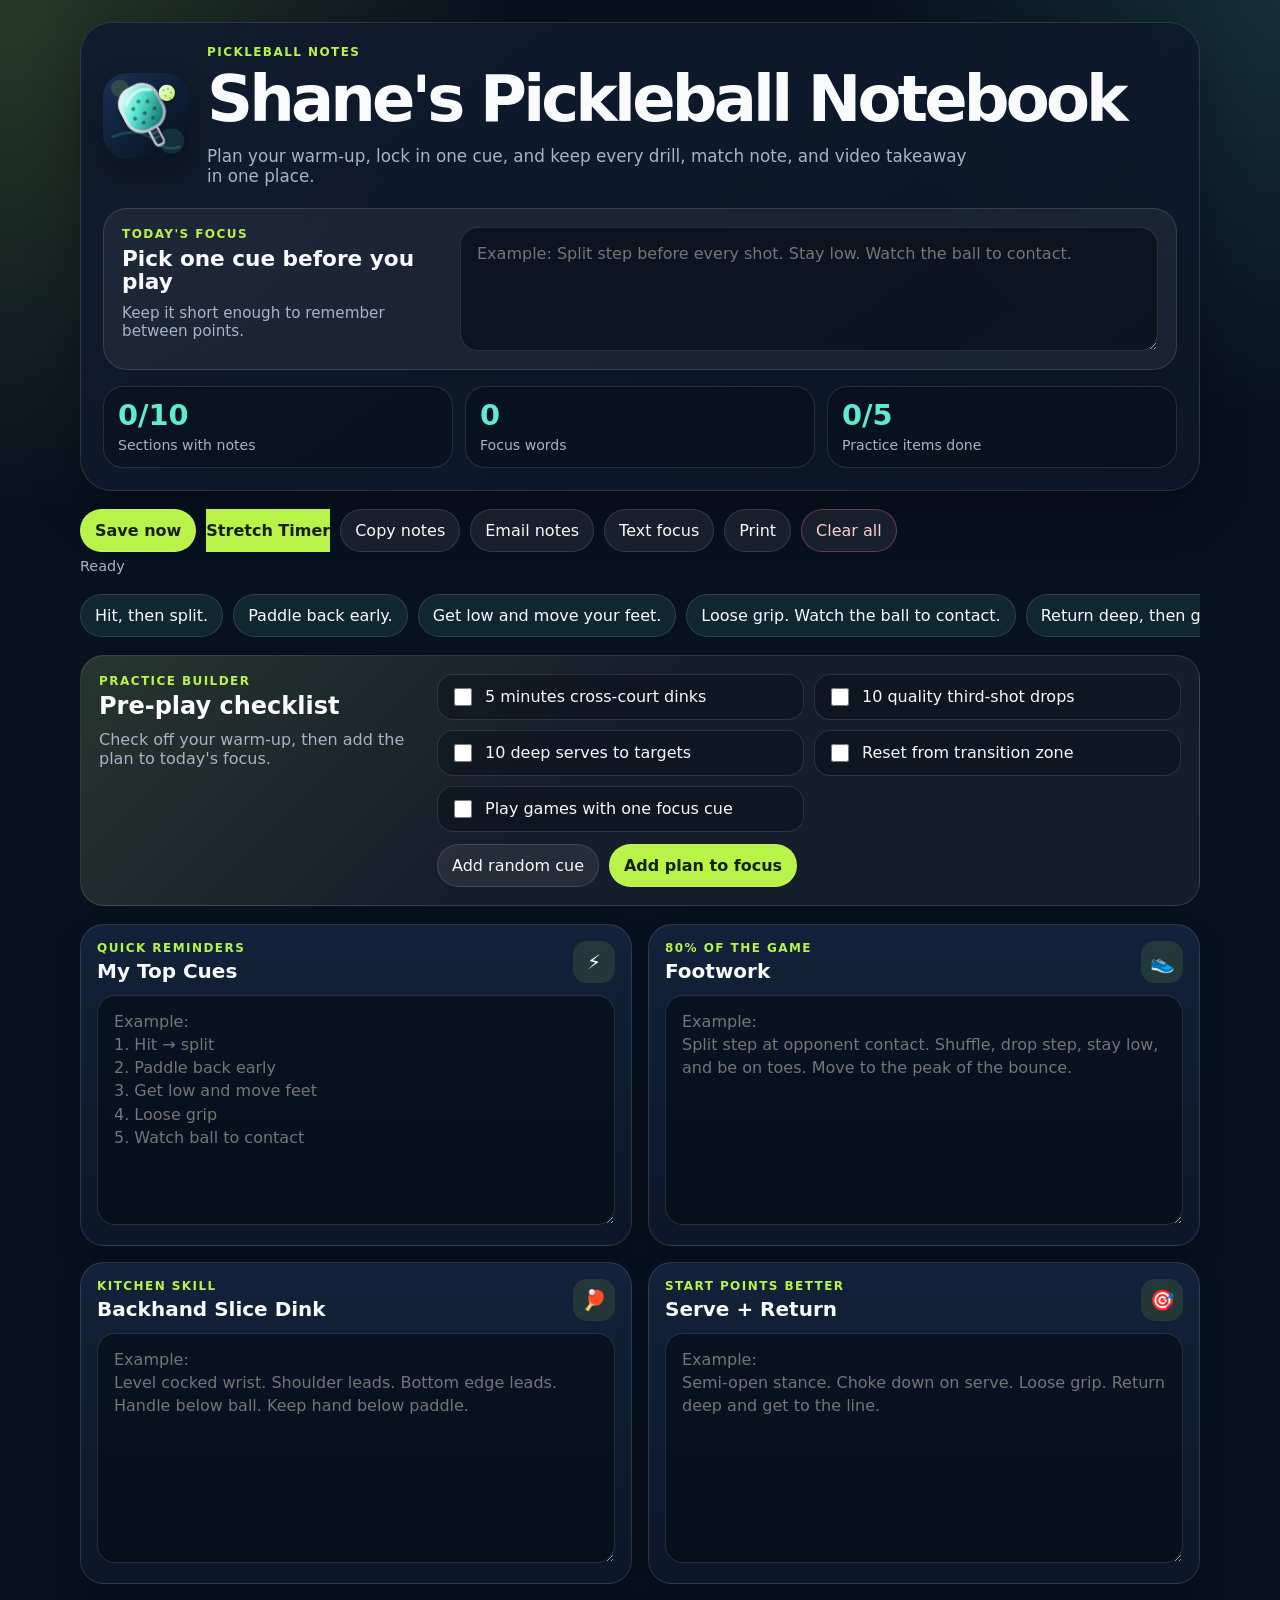
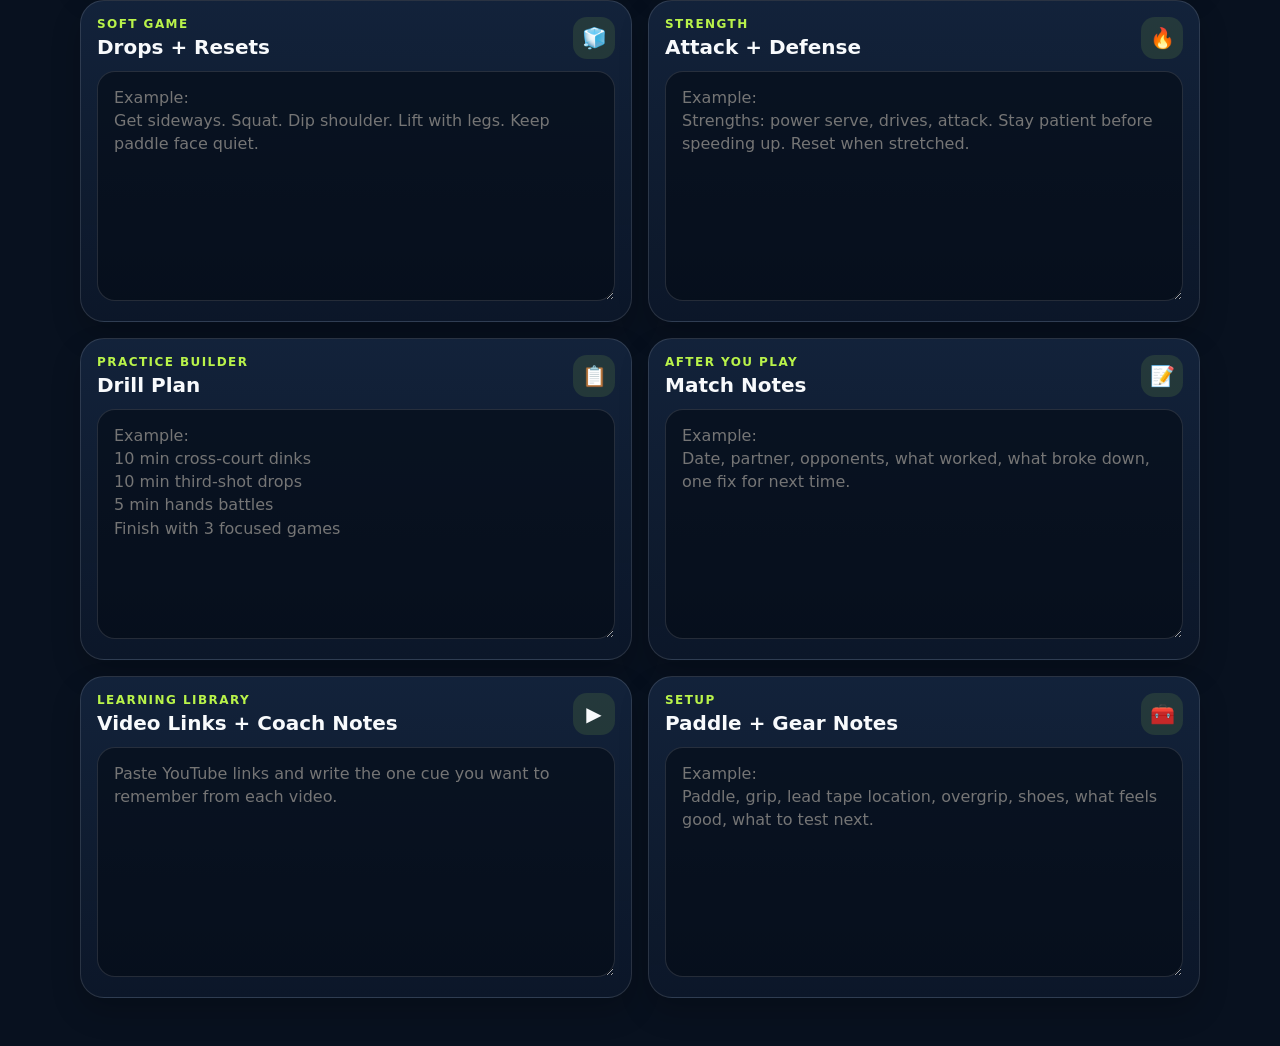
<file: index.html>
<!DOCTYPE html>
<html lang="en">
<head>
  <meta charset="UTF-8" />
  <meta name="viewport" content="width=device-width, initial-scale=1.0" />
  <title>Shane's Pickleball Notebook</title>
  <meta name="description" content="A fast pickleball notebook for practice plans, focus cues, match notes, and drill reminders." />
  <meta name="theme-color" content="#0f172a" />
  <link rel="manifest" href="manifest.json" />
  <link rel="apple-touch-icon" href="icon.svg" />
  <link rel="icon" href="icon.svg" type="image/svg+xml" />
  <link rel="stylesheet" href="styles.css" />
</head>
<body>
  <div class="app-shell">
    <header class="hero">
      <div class="hero-top">
        <img src="icon.svg" class="app-icon" alt="Pickleball paddle app icon" />
        <div>
          <p class="eyebrow">Pickleball Notes</p>
          <h1>Shane's Pickleball Notebook</h1>
          <p class="subtitle">Plan your warm-up, lock in one cue, and keep every drill, match note, and video takeaway in one place.</p>
        </div>
      </div>

      <section class="focus-card" aria-labelledby="todayFocusLabel">
        <div>
          <p class="eyebrow">Today's Focus</p>
          <h2 id="todayFocusLabel">Pick one cue before you play</h2>
          <p class="focus-help">Keep it short enough to remember between points.</p>
        </div>
        <textarea id="todayFocus" class="focus-input" placeholder="Example: Split step before every shot. Stay low. Watch the ball to contact."></textarea>
      </section>

      <section class="stats-panel" aria-label="Notebook stats">
        <div>
          <span id="savedNotesStat">0/10</span>
          <p>Sections with notes</p>
        </div>
        <div>
          <span id="focusWordsStat">0</span>
          <p>Focus words</p>
        </div>
        <div>
          <span id="practiceProgressStat">0/5</span>
          <p>Practice items done</p>
        </div>
      </section>
    </header>

    <main>
      <section class="toolbar" aria-label="Notebook actions">
        <button id="saveNowBtn" class="primary-btn" type="button">Save now</button>
        <a class="primary-btn" href="stretching-timer/" style="display:inline-flex;align-items:center;justify-content:center;text-decoration:none;">Stretch Timer</a>
        <button id="copyBtn" type="button">Copy notes</button>
        <button id="emailBtn" type="button">Email notes</button>
        <button id="textBtn" type="button">Text focus</button>
        <button id="printBtn" type="button">Print</button>
        <button id="resetBtn" class="danger-btn" type="button">Clear all</button>
      </section>

      <p id="saveStatus" class="save-status" role="status">Ready</p>

      <section id="cueStrip" class="cue-strip" aria-label="Quick cues"></section>

      <section class="practice-board" aria-labelledby="practiceTitle">
        <div class="practice-copy">
          <p class="eyebrow">Practice Builder</p>
          <h2 id="practiceTitle">Pre-play checklist</h2>
          <p>Check off your warm-up, then add the plan to today's focus.</p>
        </div>
        <div>
          <div id="practiceList" class="practice-list"></div>
          <div class="practice-actions">
            <button id="randomCueBtn" type="button">Add random cue</button>
            <button id="addPracticeFocusBtn" class="primary-btn" type="button">Add plan to focus</button>
          </div>
        </div>
      </section>

      <section id="notesGrid" class="notes-grid" aria-label="Editable pickleball notes"></section>
    </main>
  </div>

  <template id="noteCardTemplate">
    <article class="note-card">
      <div class="card-header">
        <div>
          <p class="card-kicker"></p>
          <h2></h2>
        </div>
        <span class="card-icon" aria-hidden="true"></span>
      </div>
      <textarea></textarea>
    </article>
  </template>

  <script src="script.js"></script>
</body>
</html>
</file>
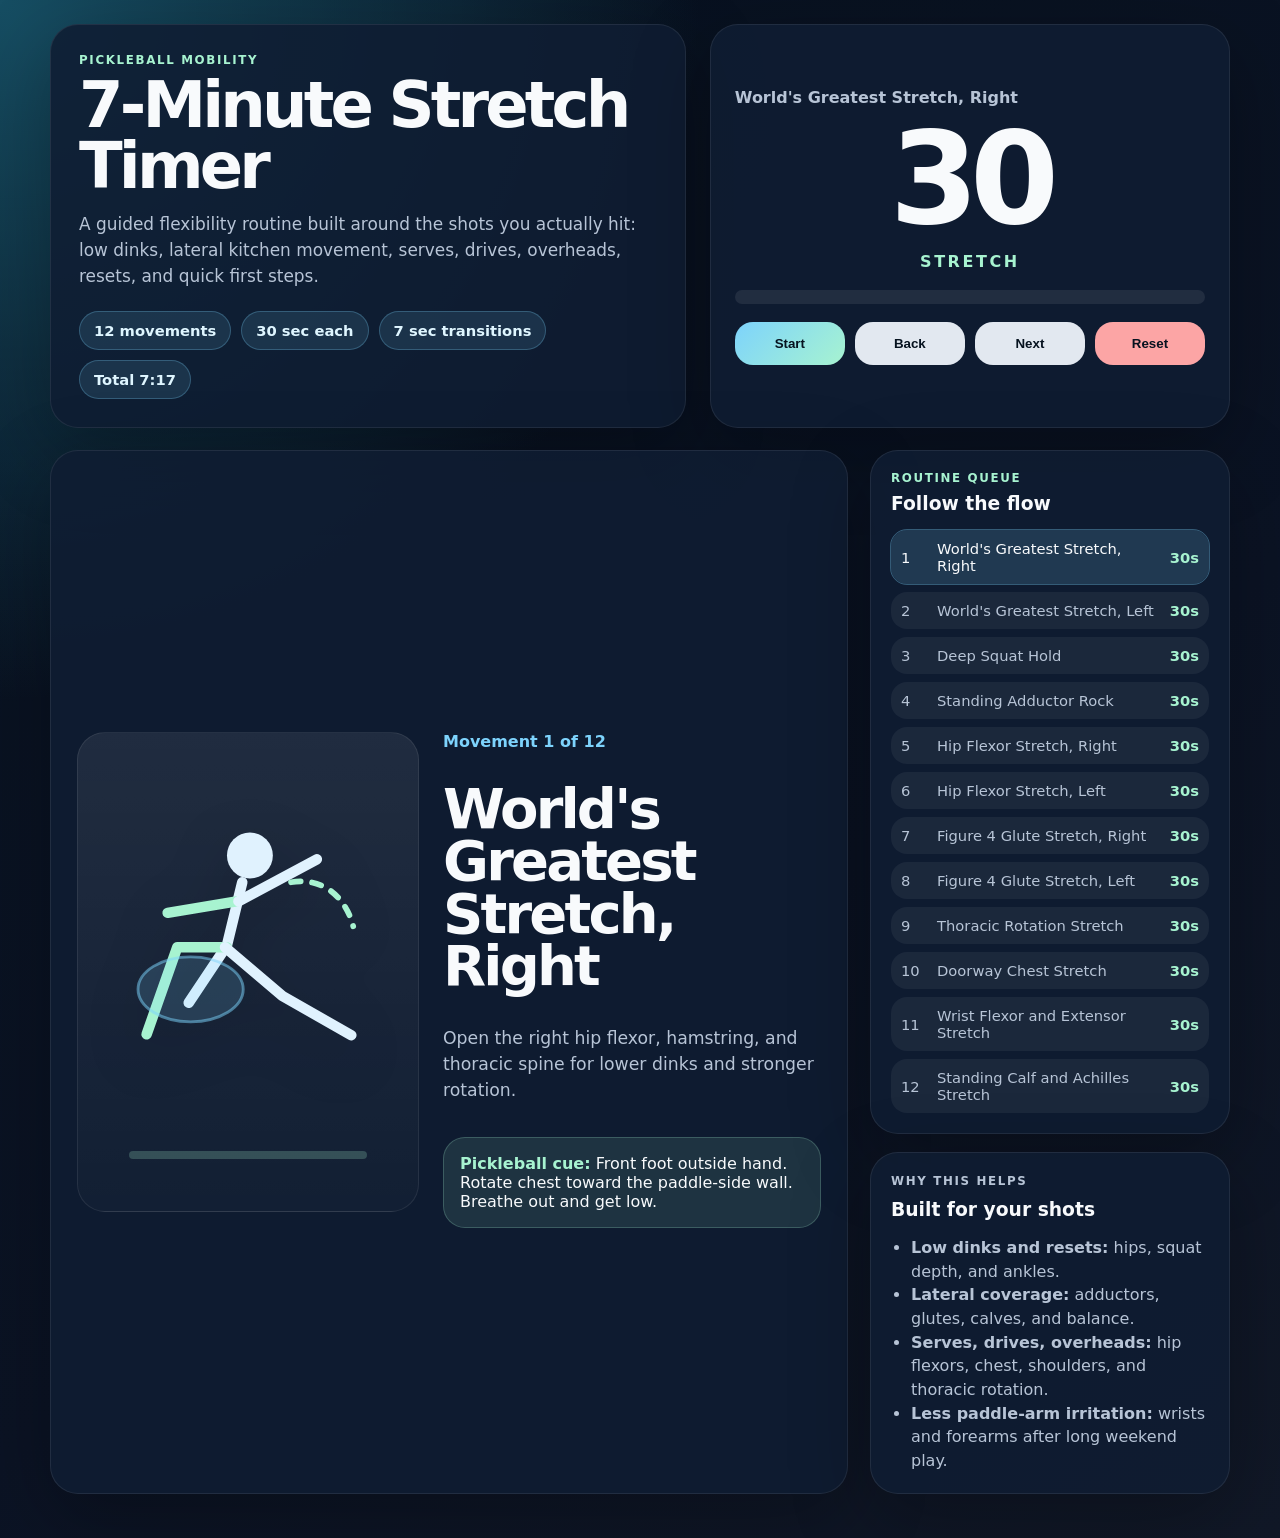
<file: stretching-app.html>
<!DOCTYPE html>
<html lang="en">
<head>
  <meta charset="UTF-8" />
  <meta name="viewport" content="width=device-width, initial-scale=1.0" />
  <title>7-Minute Pickleball Stretch Timer</title>
  <meta name="description" content="A guided pickleball mobility routine with 30-second stretches, 7-second transitions, and visual movement cues." />
  <style>
    :root {
      --bg: #07111f;
      --card: #0f1d33;
      --card-2: #132641;
      --text: #f8fafc;
      --muted: #b7c4d6;
      --accent: #7dd3fc;
      --accent-2: #a7f3d0;
      --danger: #fca5a5;
      --shadow: 0 24px 80px rgba(0, 0, 0, .28);
      --radius: 28px;
    }

    * { box-sizing: border-box; }

    body {
      margin: 0;
      font-family: Inter, ui-sans-serif, system-ui, -apple-system, BlinkMacSystemFont, "Segoe UI", sans-serif;
      background: radial-gradient(circle at top left, #164e63 0, transparent 35%), linear-gradient(145deg, #07111f, #0b1324 60%, #111827);
      color: var(--text);
      min-height: 100vh;
    }

    .app {
      width: min(1180px, 94vw);
      margin: 0 auto;
      padding: 24px 0 44px;
    }

    header {
      display: grid;
      grid-template-columns: 1.1fr .9fr;
      gap: 24px;
      align-items: stretch;
      margin-bottom: 22px;
    }

    .hero, .timer-card, .movement-card, .queue-card, .why-card {
      background: rgba(15, 29, 51, .88);
      border: 1px solid rgba(255, 255, 255, .08);
      box-shadow: var(--shadow);
      border-radius: var(--radius);
    }

    .hero {
      padding: 28px;
      display: flex;
      flex-direction: column;
      justify-content: space-between;
      gap: 22px;
    }

    .eyebrow {
      color: var(--accent-2);
      text-transform: uppercase;
      letter-spacing: .14em;
      font-size: .74rem;
      font-weight: 800;
      margin: 0 0 8px;
    }

    h1 {
      font-size: clamp(2.1rem, 5vw, 4.7rem);
      line-height: .95;
      margin: 0;
      letter-spacing: -.06em;
    }

    h2, h3 { margin: 0; }

    .subtitle {
      color: var(--muted);
      max-width: 700px;
      font-size: 1.06rem;
      line-height: 1.55;
      margin: 14px 0 0;
    }

    .routine-pills {
      display: flex;
      gap: 10px;
      flex-wrap: wrap;
    }

    .pill {
      background: rgba(125, 211, 252, .12);
      border: 1px solid rgba(125, 211, 252, .26);
      color: #dff6ff;
      border-radius: 999px;
      padding: 10px 14px;
      font-weight: 700;
      font-size: .92rem;
    }

    .timer-card {
      padding: 24px;
      display: grid;
      gap: 18px;
      align-content: center;
    }

    .timer-label {
      color: var(--muted);
      font-weight: 700;
      margin: 0;
    }

    .time {
      font-size: clamp(4.5rem, 14vw, 8rem);
      line-height: .85;
      letter-spacing: -.07em;
      font-weight: 900;
      text-align: center;
    }

    .phase {
      text-align: center;
      color: var(--accent-2);
      font-weight: 900;
      text-transform: uppercase;
      letter-spacing: .16em;
      min-height: 20px;
    }

    .controls {
      display: grid;
      grid-template-columns: repeat(4, 1fr);
      gap: 10px;
    }

    button {
      border: 0;
      border-radius: 18px;
      padding: 14px 13px;
      font-weight: 900;
      cursor: pointer;
      color: #06121f;
      background: #e2e8f0;
      transition: transform .15s ease, opacity .15s ease;
    }

    button:hover { transform: translateY(-1px); }
    button:active { transform: translateY(1px); }

    .primary { background: linear-gradient(135deg, var(--accent), var(--accent-2)); }
    .danger { background: var(--danger); }

    .progress-wrap {
      height: 14px;
      background: rgba(255, 255, 255, .08);
      border-radius: 999px;
      overflow: hidden;
    }

    .progress-bar {
      height: 100%;
      width: 0%;
      background: linear-gradient(90deg, var(--accent), var(--accent-2));
      border-radius: inherit;
      transition: width .25s linear;
    }

    main {
      display: grid;
      grid-template-columns: minmax(0, 1fr) 360px;
      gap: 22px;
    }

    .movement-card {
      padding: 26px;
      min-height: 560px;
      display: grid;
      grid-template-columns: .95fr 1.05fr;
      gap: 24px;
      align-items: center;
    }

    .visual-stage {
      background: linear-gradient(180deg, rgba(255,255,255,.08), rgba(255,255,255,.02));
      border: 1px solid rgba(255,255,255,.08);
      border-radius: 28px;
      min-height: 480px;
      display: grid;
      place-items: center;
      overflow: hidden;
      position: relative;
    }

    .visual-stage:after {
      content: "";
      position: absolute;
      bottom: 52px;
      left: 15%;
      right: 15%;
      height: 8px;
      border-radius: 999px;
      background: rgba(167, 243, 208, .22);
    }

    svg {
      width: min(360px, 90%);
      height: auto;
      z-index: 1;
      filter: drop-shadow(0 18px 28px rgba(0,0,0,.18));
    }

    .body-line, .limb, .floor-line {
      stroke: #e0f2fe;
      stroke-width: 11;
      stroke-linecap: round;
      stroke-linejoin: round;
      fill: none;
    }

    .limb.alt { stroke: #a7f3d0; }
    .head { fill: #e0f2fe; }
    .paddle { fill: #7dd3fc; opacity: .92; }
    .motion-arrow { stroke: #a7f3d0; stroke-width: 6; fill: none; stroke-linecap: round; stroke-dasharray: 10 12; animation: dash 1.2s linear infinite; }
    .highlight { fill: rgba(125, 211, 252, .16); stroke: rgba(125, 211, 252, .5); stroke-width: 3; }
    @keyframes dash { to { stroke-dashoffset: -44; } }

    .movement-copy { display: grid; gap: 16px; }
    .movement-number { color: var(--accent); font-weight: 900; }
    .movement-title { font-size: clamp(2rem, 5vw, 3.5rem); line-height: .94; letter-spacing: -.05em; }
    .movement-purpose { color: var(--muted); font-size: 1.08rem; line-height: 1.5; }

    .cue-box {
      background: rgba(167, 243, 208, .11);
      border: 1px solid rgba(167, 243, 208, .22);
      border-radius: 22px;
      padding: 16px;
    }

    .cue-box strong { color: var(--accent-2); }

    .queue-card, .why-card {
      padding: 20px;
    }

    .side-stack { display: grid; gap: 18px; }

    .queue { list-style: none; padding: 0; margin: 16px 0 0; display: grid; gap: 8px; }
    .queue li {
      display: grid;
      grid-template-columns: 26px 1fr auto;
      gap: 10px;
      align-items: center;
      padding: 10px;
      border-radius: 16px;
      background: rgba(255,255,255,.055);
      color: var(--muted);
      font-size: .92rem;
    }
    .queue li.active {
      background: rgba(125, 211, 252, .16);
      color: var(--text);
      outline: 1px solid rgba(125, 211, 252, .35);
    }
    .queue li.done { opacity: .55; text-decoration: line-through; }
    .queue .duration { font-weight: 900; color: var(--accent-2); }

    .why-card p, .why-card li { color: var(--muted); line-height: 1.48; }
    .why-card ul { padding-left: 20px; margin-bottom: 0; }

    .sr-only {
      position: absolute;
      width: 1px;
      height: 1px;
      padding: 0;
      margin: -1px;
      overflow: hidden;
      clip: rect(0, 0, 0, 0);
      white-space: nowrap;
      border: 0;
    }

    @media (max-width: 980px) {
      header, main, .movement-card { grid-template-columns: 1fr; }
      .movement-card { min-height: auto; }
      .visual-stage { min-height: 360px; }
    }

    @media (max-width: 560px) {
      .app { width: min(100% - 24px, 1180px); padding-top: 12px; }
      .hero, .timer-card, .movement-card, .queue-card, .why-card { border-radius: 22px; }
      .controls { grid-template-columns: 1fr 1fr; }
      .time { font-size: 5.2rem; }
      .movement-card { padding: 18px; }
    }
  </style>
</head>
<body>
  <div class="app">
    <header>
      <section class="hero">
        <div>
          <p class="eyebrow">Pickleball Mobility</p>
          <h1>7-Minute Stretch Timer</h1>
          <p class="subtitle">A guided flexibility routine built around the shots you actually hit: low dinks, lateral kitchen movement, serves, drives, overheads, resets, and quick first steps.</p>
        </div>
        <div class="routine-pills" aria-label="Routine settings">
          <span class="pill">12 movements</span>
          <span class="pill">30 sec each</span>
          <span class="pill">7 sec transitions</span>
          <span class="pill">Total 7:17</span>
        </div>
      </section>

      <section class="timer-card" aria-label="Stretch timer">
        <p class="timer-label" id="timerLabel">Ready to start</p>
        <div class="time" id="timeDisplay">30</div>
        <div class="phase" id="phaseDisplay">Stretch</div>
        <div class="progress-wrap" aria-hidden="true"><div class="progress-bar" id="progressBar"></div></div>
        <div class="controls">
          <button class="primary" id="startPauseBtn" type="button">Start</button>
          <button id="prevBtn" type="button">Back</button>
          <button id="nextBtn" type="button">Next</button>
          <button class="danger" id="resetBtn" type="button">Reset</button>
        </div>
      </section>
    </header>

    <main>
      <section class="movement-card" aria-live="polite">
        <div class="visual-stage" id="visualStage"></div>
        <div class="movement-copy">
          <p class="movement-number" id="movementNumber">Movement 1 of 12</p>
          <h2 class="movement-title" id="movementTitle">World's Greatest Stretch, Right</h2>
          <p class="movement-purpose" id="movementPurpose">Open the right hip flexor, hamstring, and thoracic spine for lower dinks and stronger rotation.</p>
          <div class="cue-box">
            <strong>Pickleball cue:</strong>
            <span id="movementCue">Front foot outside hand. Rotate chest toward the paddle-side wall. Breathe out and get low.</span>
          </div>
        </div>
      </section>

      <aside class="side-stack">
        <section class="queue-card">
          <p class="eyebrow">Routine Queue</p>
          <h3>Follow the flow</h3>
          <ol class="queue" id="queue"></ol>
        </section>

        <section class="why-card">
          <p class="eyebrow">Why this helps</p>
          <h3>Built for your shots</h3>
          <ul>
            <li><strong>Low dinks and resets:</strong> hips, squat depth, and ankles.</li>
            <li><strong>Lateral coverage:</strong> adductors, glutes, calves, and balance.</li>
            <li><strong>Serves, drives, overheads:</strong> hip flexors, chest, shoulders, and thoracic rotation.</li>
            <li><strong>Less paddle-arm irritation:</strong> wrists and forearms after long weekend play.</li>
          </ul>
        </section>
      </aside>
    </main>
  </div>

  <script>
    const STRETCH_SECONDS = 30;
    const TRANSITION_SECONDS = 7;

    const stretches = [
      {
        title: "World's Greatest Stretch, Right",
        purpose: "Open the right hip flexor, hamstring, and thoracic spine for lower dinks and stronger rotation.",
        cue: "Front foot outside hand. Rotate chest toward the paddle-side wall. Breathe out and get low.",
        visual: "lunge-right"
      },
      {
        title: "World's Greatest Stretch, Left",
        purpose: "Balance out the hips and spine so both sides move smoothly during kitchen exchanges.",
        cue: "Long back leg. Chest rotates open. Think low, balanced, and ready to recover.",
        visual: "lunge-left"
      },
      {
        title: "Deep Squat Hold",
        purpose: "Build comfort in a low athletic base for dinks, drops, and resets.",
        cue: "Knees out, chest tall, heels heavy. This is your kitchen posture stretch.",
        visual: "squat"
      },
      {
        title: "Standing Adductor Rock",
        purpose: "Loosen the groin and inner thighs for wider lateral reaches at the non-volley zone.",
        cue: "Shift side to side. Keep one leg long and move like you are covering a wide dink.",
        visual: "adductor"
      },
      {
        title: "Hip Flexor Stretch, Right",
        purpose: "Open the front of the right hip for longer strides, better serve rotation, and easier recovery steps.",
        cue: "Squeeze the right glute. Reach tall. Do not arch your low back.",
        visual: "hip-right"
      },
      {
        title: "Hip Flexor Stretch, Left",
        purpose: "Open the front of the left hip so your split step and first step feel quicker.",
        cue: "Squeeze the left glute. Reach up and slightly across. Stay tall.",
        visual: "hip-left"
      },
      {
        title: "Figure 4 Glute Stretch, Right",
        purpose: "Improve hip rotation and balance for pivots, quick reloads, and wide-ball recovery.",
        cue: "Ankle over knee. Sit back like a chair. Keep the chest proud.",
        visual: "figure4-right"
      },
      {
        title: "Figure 4 Glute Stretch, Left",
        purpose: "Improve left-side hip rotation so your base stays stable when you move laterally.",
        cue: "Hips back, knee open, spine long. Find the stretch, not pain.",
        visual: "figure4-left"
      },
      {
        title: "Thoracic Rotation Stretch",
        purpose: "Free up upper-back rotation for serves, drives, backhand counters, and overheads.",
        cue: "Hand behind head. Rotate elbow to the ceiling. Alternate sides slowly.",
        visual: "rotation"
      },
      {
        title: "Doorway Chest Stretch",
        purpose: "Open the chest and shoulders for volleys, overhead reach, and less rounded posture.",
        cue: "Forearms on the doorway. Step through gently. Keep ribs down.",
        visual: "doorway"
      },
      {
        title: "Wrist Flexor and Extensor Stretch",
        purpose: "Loosen forearms and wrists to help reduce paddle elbow risk after long play.",
        cue: "Switch hands halfway. Palm down, then palm up. Gentle pressure only.",
        visual: "wrist"
      },
      {
        title: "Standing Calf and Achilles Stretch",
        purpose: "Improve ankle mobility for split steps, first-step explosiveness, and lower defensive posture.",
        cue: "Switch legs halfway. Back heel down. Think springy ankles for the next point.",
        visual: "calf"
      }
    ];

    let currentIndex = 0;
    let isTransition = false;
    let secondsLeft = STRETCH_SECONDS;
    let timer = null;
    let elapsedInPhase = 0;

    const timeDisplay = document.getElementById("timeDisplay");
    const phaseDisplay = document.getElementById("phaseDisplay");
    const timerLabel = document.getElementById("timerLabel");
    const progressBar = document.getElementById("progressBar");
    const movementNumber = document.getElementById("movementNumber");
    const movementTitle = document.getElementById("movementTitle");
    const movementPurpose = document.getElementById("movementPurpose");
    const movementCue = document.getElementById("movementCue");
    const visualStage = document.getElementById("visualStage");
    const queue = document.getElementById("queue");
    const startPauseBtn = document.getElementById("startPauseBtn");
    const prevBtn = document.getElementById("prevBtn");
    const nextBtn = document.getElementById("nextBtn");
    const resetBtn = document.getElementById("resetBtn");

    function svg(type) {
      const common = {
        "lunge-right": `<svg viewBox="0 0 320 360" role="img" aria-label="Runner lunge with rotation"><circle class="head" cx="162" cy="58" r="24"/><path class="body-line" d="M154 86 L138 152 L98 212"/><path class="limb alt" d="M138 154 L86 154 L54 245"/><path class="limb" d="M136 154 L196 205 L268 246"/><path class="limb alt" d="M148 106 L76 118"/><path class="limb" d="M150 106 L232 62"/><path class="motion-arrow" d="M205 86 C240 80 263 104 270 132"/><ellipse class="highlight" cx="100" cy="198" rx="55" ry="34"/></svg>`,
        "lunge-left": `<svg viewBox="0 0 320 360" role="img" aria-label="Runner lunge with rotation opposite side"><circle class="head" cx="158" cy="58" r="24"/><path class="body-line" d="M166 86 L182 152 L222 212"/><path class="limb alt" d="M182 154 L234 154 L266 245"/><path class="limb" d="M184 154 L124 205 L52 246"/><path class="limb alt" d="M172 106 L244 118"/><path class="limb" d="M170 106 L88 62"/><path class="motion-arrow" d="M115 86 C80 80 57 104 50 132"/><ellipse class="highlight" cx="220" cy="198" rx="55" ry="34"/></svg>`,
        squat: `<svg viewBox="0 0 320 360" role="img" aria-label="Deep squat hold"><circle class="head" cx="160" cy="58" r="24"/><path class="body-line" d="M160 86 L160 160"/><path class="limb alt" d="M160 115 L104 150"/><path class="limb alt" d="M160 115 L216 150"/><path class="limb" d="M158 160 L96 224 L54 276"/><path class="limb" d="M162 160 L224 224 L266 276"/><path class="motion-arrow" d="M92 190 C110 230 140 252 160 258 C188 252 214 230 228 190"/><ellipse class="highlight" cx="160" cy="222" rx="108" ry="62"/></svg>`,
        adductor: `<svg viewBox="0 0 320 360" role="img" aria-label="Side lunge adductor rock"><circle class="head" cx="150" cy="62" r="24"/><path class="body-line" d="M150 88 L132 158"/><path class="limb alt" d="M138 112 L86 148"/><path class="limb alt" d="M142 112 L198 135"/><path class="limb" d="M132 158 L84 228 L52 280"/><path class="limb" d="M132 158 L218 220 L286 226"/><path class="motion-arrow" d="M75 248 C130 286 208 286 260 248"/><ellipse class="highlight" cx="225" cy="224" rx="70" ry="27"/></svg>`,
        "hip-right": `<svg viewBox="0 0 320 360" role="img" aria-label="Half kneeling hip flexor stretch"><circle class="head" cx="154" cy="52" r="23"/><path class="body-line" d="M154 78 L148 164"/><path class="limb alt" d="M150 102 L108 50"/><path class="limb alt" d="M152 102 L202 48"/><path class="limb" d="M148 164 L96 218 L64 276"/><path class="limb" d="M148 164 L202 238 L258 238"/><ellipse class="highlight" cx="205" cy="210" rx="58" ry="72"/><path class="motion-arrow" d="M182 102 C208 124 220 152 222 178"/></svg>`,
        "hip-left": `<svg viewBox="0 0 320 360" role="img" aria-label="Half kneeling hip flexor stretch opposite side"><circle class="head" cx="166" cy="52" r="23"/><path class="body-line" d="M166 78 L172 164"/><path class="limb alt" d="M170 102 L212 50"/><path class="limb alt" d="M168 102 L118 48"/><path class="limb" d="M172 164 L224 218 L256 276"/><path class="limb" d="M172 164 L118 238 L62 238"/><ellipse class="highlight" cx="115" cy="210" rx="58" ry="72"/><path class="motion-arrow" d="M138 102 C112 124 100 152 98 178"/></svg>`,
        "figure4-right": `<svg viewBox="0 0 320 360" role="img" aria-label="Standing figure four stretch"><circle class="head" cx="160" cy="54" r="23"/><path class="body-line" d="M160 78 L154 154 L130 210"/><path class="limb alt" d="M156 112 L100 146"/><path class="limb alt" d="M158 112 L218 140"/><path class="limb" d="M130 210 L118 284"/><path class="limb" d="M136 198 L208 206 L244 174"/><ellipse class="highlight" cx="200" cy="202" rx="73" ry="38"/><path class="motion-arrow" d="M126 162 C102 190 100 220 118 246"/></svg>`,
        "figure4-left": `<svg viewBox="0 0 320 360" role="img" aria-label="Standing figure four stretch opposite side"><circle class="head" cx="160" cy="54" r="23"/><path class="body-line" d="M160 78 L166 154 L190 210"/><path class="limb alt" d="M164 112 L220 146"/><path class="limb alt" d="M162 112 L102 140"/><path class="limb" d="M190 210 L202 284"/><path class="limb" d="M184 198 L112 206 L76 174"/><ellipse class="highlight" cx="120" cy="202" rx="73" ry="38"/><path class="motion-arrow" d="M194 162 C218 190 220 220 202 246"/></svg>`,
        rotation: `<svg viewBox="0 0 320 360" role="img" aria-label="Thoracic rotation on hands and knees"><circle class="head" cx="156" cy="72" r="23"/><path class="body-line" d="M156 98 L160 160 L204 205"/><path class="limb alt" d="M160 122 L96 158 L82 224"/><path class="limb" d="M164 122 L218 78"/><path class="limb" d="M164 170 L112 242"/><path class="limb" d="M198 202 L250 250"/><path class="motion-arrow" d="M198 76 C244 72 268 106 260 146"/><ellipse class="highlight" cx="190" cy="126" rx="72" ry="54"/></svg>`,
        doorway: `<svg viewBox="0 0 320 360" role="img" aria-label="Doorway chest stretch"><path class="limb alt" d="M70 54 L70 302"/><path class="limb alt" d="M250 54 L250 302"/><circle class="head" cx="160" cy="78" r="23"/><path class="body-line" d="M160 104 L160 206"/><path class="limb" d="M158 132 L92 132 L70 106"/><path class="limb" d="M162 132 L228 132 L250 106"/><path class="limb" d="M160 206 L126 286"/><path class="limb" d="M160 206 L194 286"/><path class="motion-arrow" d="M160 156 C160 184 166 206 186 226"/><ellipse class="highlight" cx="160" cy="132" rx="92" ry="38"/></svg>`,
        wrist: `<svg viewBox="0 0 320 360" role="img" aria-label="Wrist and forearm stretch"><circle class="head" cx="156" cy="54" r="22"/><path class="body-line" d="M156 78 L156 180"/><path class="limb alt" d="M156 116 L80 150 L58 124"/><path class="limb" d="M156 116 L238 146 L270 120"/><rect class="paddle" x="246" y="96" width="34" height="52" rx="12"/><path class="limb" d="M156 180 L124 276"/><path class="limb" d="M156 180 L190 276"/><path class="motion-arrow" d="M62 116 C42 140 44 168 70 184"/><ellipse class="highlight" cx="66" cy="138" rx="42" ry="40"/></svg>`,
        calf: `<svg viewBox="0 0 320 360" role="img" aria-label="Standing calf stretch"><circle class="head" cx="150" cy="58" r="23"/><path class="body-line" d="M150 84 L138 166"/><path class="limb alt" d="M146 112 L96 144"/><path class="limb alt" d="M148 112 L226 116"/><path class="limb" d="M138 166 L96 242 L54 282"/><path class="limb" d="M138 166 L210 236 L268 240"/><path class="motion-arrow" d="M58 286 C82 304 112 304 136 286"/><ellipse class="highlight" cx="80" cy="262" rx="52" ry="34"/></svg>`
      };
      return common[type] || common.squat;
    }

    function renderQueue() {
      queue.innerHTML = "";
      stretches.forEach((stretch, index) => {
        const li = document.createElement("li");
        if (index === currentIndex) li.classList.add("active");
        if (index < currentIndex) li.classList.add("done");
        li.innerHTML = `<span>${index + 1}</span><span>${stretch.title}</span><span class="duration">30s</span>`;
        li.addEventListener("click", () => goToStretch(index));
        queue.appendChild(li);
      });
    }

    function renderStretch() {
      const stretch = stretches[currentIndex];
      movementNumber.textContent = `Movement ${currentIndex + 1} of ${stretches.length}`;
      movementTitle.textContent = stretch.title;
      movementPurpose.textContent = stretch.purpose;
      movementCue.textContent = stretch.cue;
      visualStage.innerHTML = svg(stretch.visual);
      timerLabel.textContent = isTransition ? `Next up: ${stretch.title}` : stretch.title;
      phaseDisplay.textContent = isTransition ? "Transition" : "Stretch";
      timeDisplay.textContent = secondsLeft;
      const phaseLength = isTransition ? TRANSITION_SECONDS : STRETCH_SECONDS;
      progressBar.style.width = `${Math.min(100, (elapsedInPhase / phaseLength) * 100)}%`;
      renderQueue();
      document.title = `${secondsLeft}s • ${stretch.title}`;
    }

    function beep() {
      try {
        const audio = new (window.AudioContext || window.webkitAudioContext)();
        const oscillator = audio.createOscillator();
        const gain = audio.createGain();
        oscillator.connect(gain);
        gain.connect(audio.destination);
        oscillator.frequency.value = isTransition ? 660 : 520;
        gain.gain.setValueAtTime(0.0001, audio.currentTime);
        gain.gain.exponentialRampToValueAtTime(0.15, audio.currentTime + 0.02);
        gain.gain.exponentialRampToValueAtTime(0.0001, audio.currentTime + 0.18);
        oscillator.start();
        oscillator.stop(audio.currentTime + 0.2);
      } catch (error) {}
    }

    function tick() {
      secondsLeft -= 1;
      elapsedInPhase += 1;

      if (secondsLeft <= 0) {
        beep();
        if (!isTransition && currentIndex < stretches.length - 1) {
          isTransition = true;
          secondsLeft = TRANSITION_SECONDS;
          elapsedInPhase = 0;
        } else if (isTransition) {
          isTransition = false;
          currentIndex += 1;
          secondsLeft = STRETCH_SECONDS;
          elapsedInPhase = 0;
        } else {
          stopTimer();
          phaseDisplay.textContent = "Done";
          timerLabel.textContent = "Routine complete. Nice work.";
          timeDisplay.textContent = "✓";
          progressBar.style.width = "100%";
          document.title = "Routine complete";
          return;
        }
      }
      renderStretch();
    }

    function startTimer() {
      if (timer) return;
      startPauseBtn.textContent = "Pause";
      timer = setInterval(tick, 1000);
    }

    function stopTimer() {
      clearInterval(timer);
      timer = null;
      startPauseBtn.textContent = "Start";
    }

    function resetPhase() {
      isTransition = false;
      secondsLeft = STRETCH_SECONDS;
      elapsedInPhase = 0;
    }

    function goToStretch(index) {
      stopTimer();
      currentIndex = Math.max(0, Math.min(stretches.length - 1, index));
      resetPhase();
      renderStretch();
    }

    function nextStretch() {
      if (currentIndex < stretches.length - 1) goToStretch(currentIndex + 1);
    }

    function previousStretch() {
      if (currentIndex > 0) goToStretch(currentIndex - 1);
    }

    startPauseBtn.addEventListener("click", () => timer ? stopTimer() : startTimer());
    nextBtn.addEventListener("click", nextStretch);
    prevBtn.addEventListener("click", previousStretch);
    resetBtn.addEventListener("click", () => {
      stopTimer();
      currentIndex = 0;
      resetPhase();
      renderStretch();
    });

    window.addEventListener("keydown", (event) => {
      if (event.code === "Space") {
        event.preventDefault();
        timer ? stopTimer() : startTimer();
      }
      if (event.key === "ArrowRight") nextStretch();
      if (event.key === "ArrowLeft") previousStretch();
    });

    renderStretch();
  </script>
</body>
</html>
</file>
<file: styles.css>
:root {
  --bg: #08111f;
  --panel: #101b2e;
  --panel-2: #14243d;
  --text: #f8fafc;
  --muted: #a8b3c7;
  --line: rgba(255, 255, 255, 0.12);
  --accent: #b9f34a;
  --accent-2: #5eead4;
  --danger: #fb7185;
  --shadow: 0 18px 50px rgba(0, 0, 0, 0.3);
  --radius: 24px;
}

* { box-sizing: border-box; }

html { scroll-behavior: smooth; }

body {
  margin: 0;
  min-height: 100vh;
  font-family: Inter, ui-sans-serif, system-ui, -apple-system, BlinkMacSystemFont, "Segoe UI", sans-serif;
  background:
    radial-gradient(circle at top left, rgba(185, 243, 74, 0.18), transparent 32rem),
    radial-gradient(circle at top right, rgba(94, 234, 212, 0.14), transparent 26rem),
    var(--bg);
  color: var(--text);
}

button, textarea { font: inherit; }

.app-shell {
  width: min(1120px, calc(100% - 28px));
  margin: 0 auto;
  padding: 22px 0 48px;
}

.hero {
  border: 1px solid var(--line);
  border-radius: 32px;
  padding: 22px;
  background: linear-gradient(145deg, rgba(16, 27, 46, 0.96), rgba(12, 23, 40, 0.86));
  box-shadow: var(--shadow);
}

.hero-top {
  display: grid;
  grid-template-columns: 86px 1fr;
  gap: 18px;
  align-items: center;
}

.app-icon {
  width: 86px;
  height: 86px;
  border-radius: 24px;
  box-shadow: 0 14px 28px rgba(0, 0, 0, 0.3);
}

.eyebrow, .card-kicker {
  margin: 0 0 6px;
  color: var(--accent);
  text-transform: uppercase;
  letter-spacing: 0.12em;
  font-size: 0.75rem;
  font-weight: 800;
}

h1, h2 { margin: 0; line-height: 1.08; }

h1 { font-size: clamp(2rem, 5vw, 4.4rem); letter-spacing: -0.06em; }

.subtitle {
  margin: 12px 0 0;
  color: var(--muted);
  max-width: 760px;
  font-size: 1.05rem;
}

.focus-help {
  margin: 10px 0 0;
  color: var(--muted);
  font-size: 0.95rem;
}

.focus-card {
  margin-top: 22px;
  padding: 18px;
  border: 1px solid var(--line);
  border-radius: var(--radius);
  background: rgba(255, 255, 255, 0.055);
  display: grid;
  grid-template-columns: minmax(220px, 320px) 1fr;
  gap: 18px;
}

.focus-card h2 { font-size: 1.35rem; }

textarea {
  width: 100%;
  min-height: 150px;
  resize: vertical;
  border: 1px solid var(--line);
  border-radius: 18px;
  padding: 14px 16px;
  color: var(--text);
  background: rgba(4, 10, 20, 0.6);
  outline: none;
  line-height: 1.45;
}

textarea:focus {
  border-color: rgba(185, 243, 74, 0.7);
  box-shadow: 0 0 0 4px rgba(185, 243, 74, 0.12);
}

.focus-input { min-height: 124px; }

.stats-panel {
  display: grid;
  grid-template-columns: repeat(3, 1fr);
  gap: 12px;
  margin-top: 16px;
}

.stats-panel div {
  border: 1px solid var(--line);
  border-radius: 20px;
  padding: 14px;
  background: rgba(4, 10, 20, 0.34);
}

.stats-panel span {
  display: block;
  color: var(--accent-2);
  font-size: 1.8rem;
  font-weight: 900;
  line-height: 1;
}

.stats-panel p {
  margin: 7px 0 0;
  color: var(--muted);
  font-size: 0.88rem;
}

.toolbar {
  display: flex;
  flex-wrap: wrap;
  gap: 10px;
  margin: 18px 0 6px;
}

button {
  border: 1px solid var(--line);
  color: var(--text);
  background: rgba(255, 255, 255, 0.07);
  padding: 11px 14px;
  border-radius: 999px;
  cursor: pointer;
  transition: transform 0.15s ease, background 0.15s ease, border-color 0.15s ease;
}

button:hover { transform: translateY(-1px); border-color: rgba(255, 255, 255, 0.25); }

button:focus-visible {
  outline: 3px solid rgba(185, 243, 74, 0.5);
  outline-offset: 3px;
}

.primary-btn {
  background: var(--accent);
  color: #142000;
  font-weight: 800;
}

.danger-btn { color: #fecdd3; border-color: rgba(251, 113, 133, 0.35); }

.save-status {
  min-height: 22px;
  color: var(--muted);
  margin: 0 0 14px;
  font-size: 0.9rem;
}

.cue-strip {
  display: flex;
  gap: 10px;
  overflow-x: auto;
  padding-bottom: 10px;
  margin-bottom: 8px;
}

.cue-strip button {
  white-space: nowrap;
  background: rgba(94, 234, 212, 0.10);
}

.practice-board {
  display: grid;
  grid-template-columns: minmax(220px, 320px) 1fr;
  gap: 18px;
  margin: 4px 0 18px;
  padding: 18px;
  border: 1px solid var(--line);
  border-radius: var(--radius);
  background:
    linear-gradient(135deg, rgba(185, 243, 74, 0.11), transparent 45%),
    rgba(255, 255, 255, 0.055);
}

.practice-copy p:last-child {
  margin: 10px 0 0;
  color: var(--muted);
}

.practice-list {
  display: grid;
  grid-template-columns: repeat(2, minmax(0, 1fr));
  gap: 10px;
}

.practice-item {
  display: flex;
  align-items: center;
  gap: 10px;
  min-height: 46px;
  padding: 10px 12px;
  border: 1px solid var(--line);
  border-radius: 16px;
  background: rgba(4, 10, 20, 0.36);
  color: var(--text);
}

.practice-item input {
  width: 18px;
  height: 18px;
  accent-color: var(--accent);
}

.practice-actions {
  display: flex;
  flex-wrap: wrap;
  gap: 10px;
  margin-top: 12px;
}

.notes-grid {
  display: grid;
  grid-template-columns: repeat(2, minmax(0, 1fr));
  gap: 16px;
}

.note-card {
  border: 1px solid var(--line);
  border-radius: var(--radius);
  padding: 16px;
  background: linear-gradient(180deg, rgba(20, 36, 61, 0.92), rgba(13, 24, 42, 0.9));
  box-shadow: 0 14px 30px rgba(0, 0, 0, 0.2);
}

.card-header {
  display: flex;
  justify-content: space-between;
  gap: 16px;
  align-items: start;
  margin-bottom: 12px;
}

.card-header h2 { font-size: 1.25rem; }

.card-icon {
  width: 42px;
  height: 42px;
  display: grid;
  place-items: center;
  border-radius: 14px;
  background: rgba(185, 243, 74, 0.11);
  font-size: 1.25rem;
  flex: 0 0 auto;
}

.note-card textarea { min-height: 230px; }

@media (max-width: 760px) {
  .app-shell { width: min(100% - 20px, 1120px); padding-top: 10px; }
  .hero { padding: 16px; border-radius: 26px; }
  .hero-top { grid-template-columns: 64px 1fr; gap: 12px; }
  .app-icon { width: 64px; height: 64px; border-radius: 18px; }
  h1 { font-size: 2.05rem; }
  .subtitle { font-size: 0.98rem; }
  .focus-card, .practice-board { grid-template-columns: 1fr; }
  .stats-panel { grid-template-columns: 1fr; }
  .practice-list { grid-template-columns: 1fr; }
  .toolbar button, .practice-actions button { flex: 1 1 calc(50% - 10px); }
  .notes-grid { grid-template-columns: 1fr; }
  .note-card textarea { min-height: 210px; }
}


@media print {
  body { background: #fff; color: #111827; }
  .hero, .note-card, .practice-board { box-shadow: none; background: #fff; border-color: #d1d5db; }
  .toolbar, .cue-strip, .practice-actions, .app-icon { display: none; }
  textarea { color: #111827; border-color: #d1d5db; background: #fff; }
}
</file>
